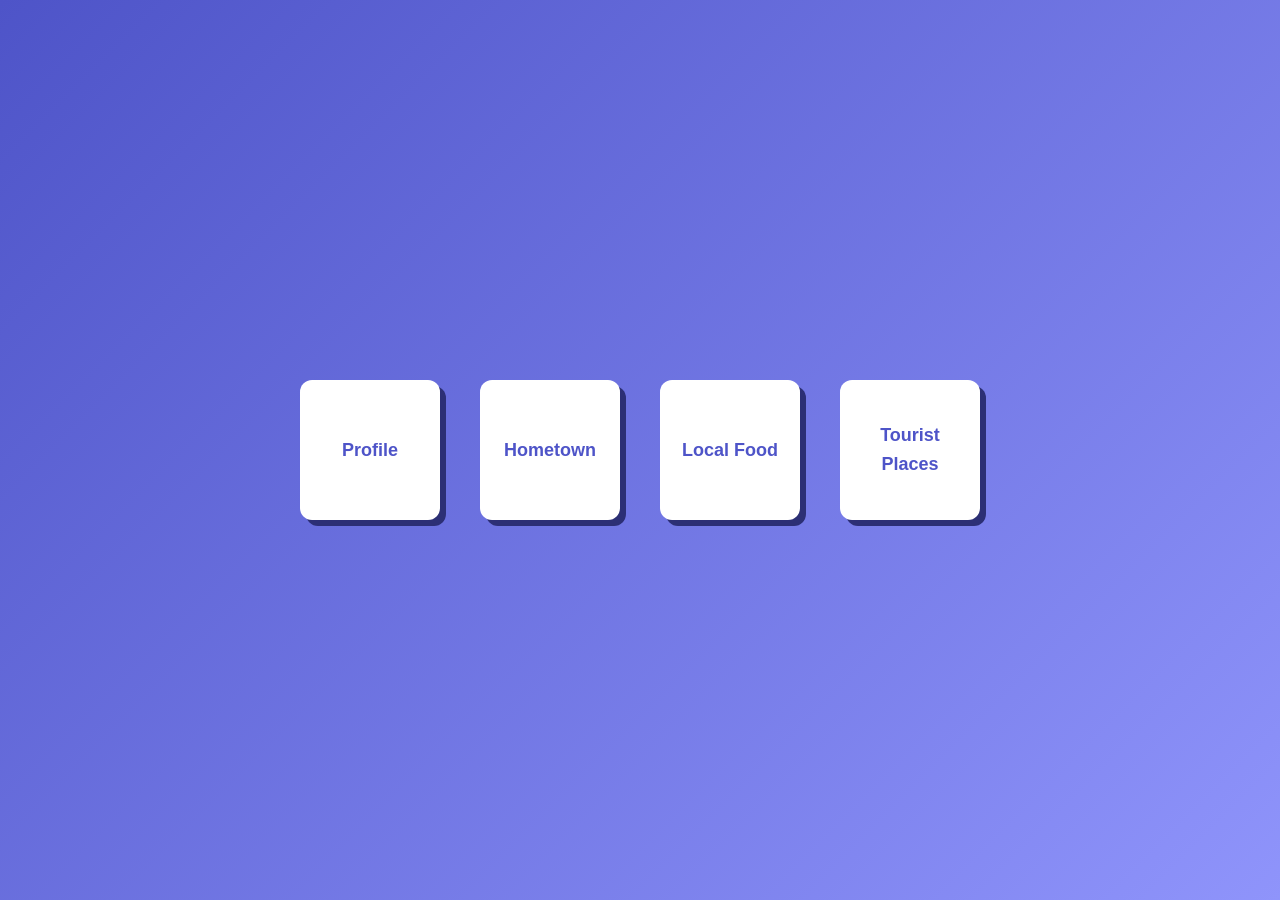
<file: index.html>
<!DOCTYPE html>
<html lang="en">
<head>
  <meta charset="UTF-8">
  <meta name="viewport" content="width=device-width, initial-scale=1.0">
  <title>Home</title>
  <link rel="stylesheet" href="css/style.css">
</head>
<body>
  <div class="home">
    <div class="navbar-home">
      <a href="profile.html">Profile</a>
      <a href="hometown.html">Hometown</a>
      <a href="food.html">Local Food</a>
      <a href="tourist.html">Tourist Places</a>
    </div>
  </div>
</body>
</html>
</file>
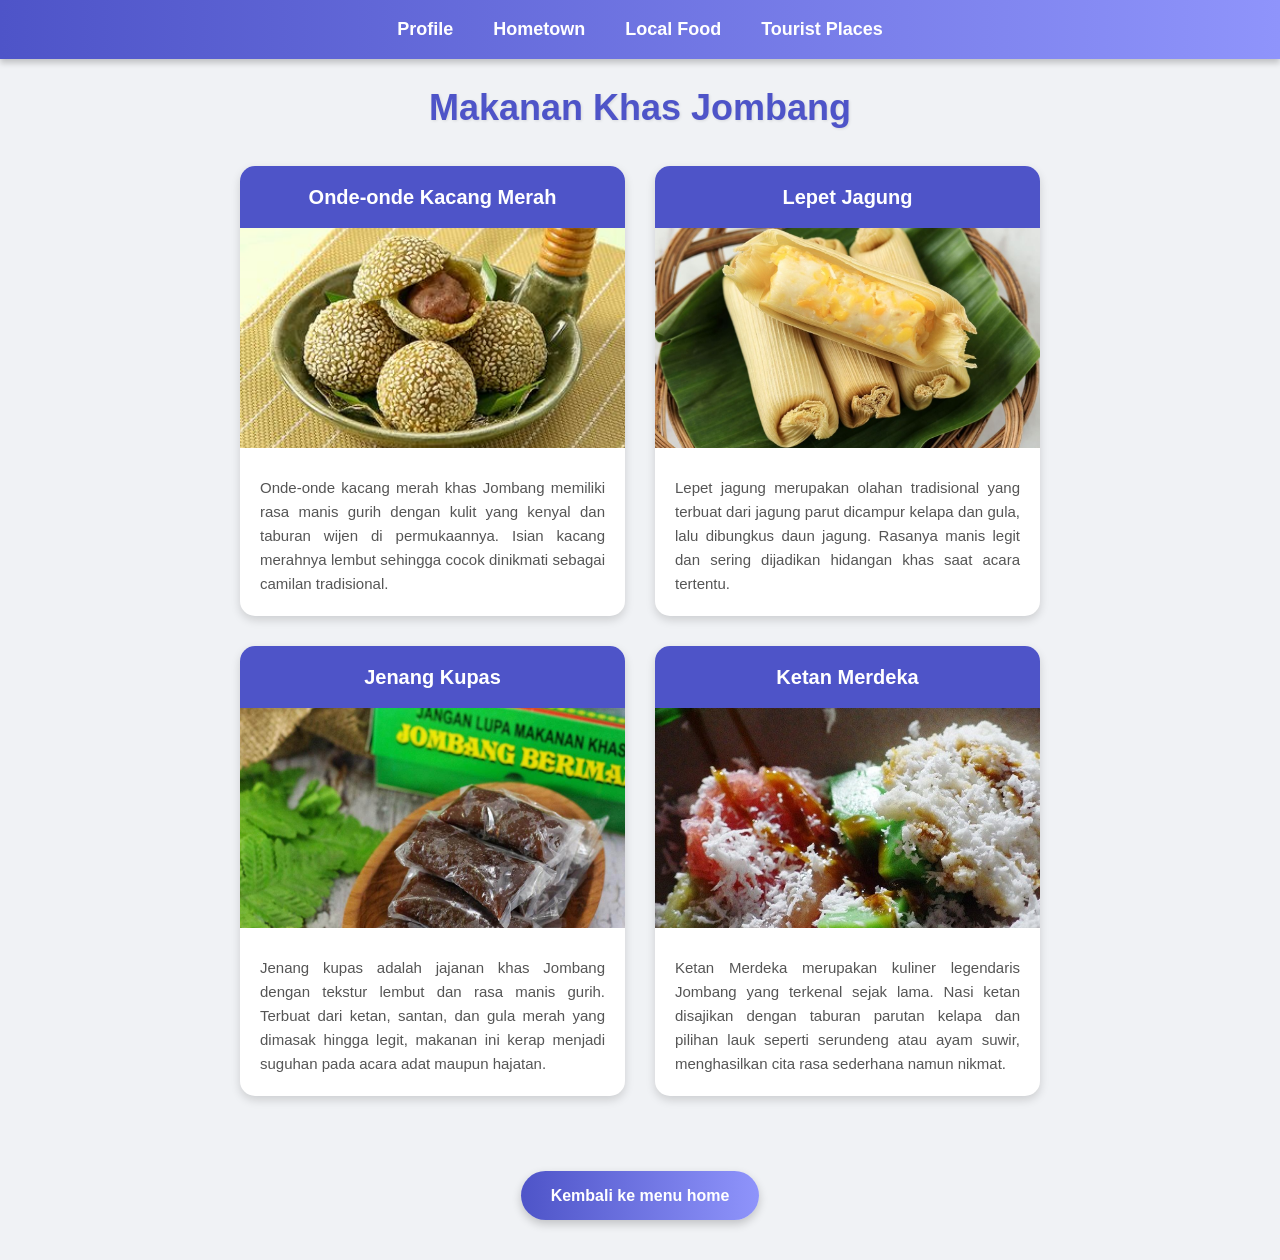
<file: food.html>
<!DOCTYPE html>
<html lang="en">
<head>
  <meta charset="UTF-8">
  <meta name="viewport" content="width=device-width, initial-scale=1.0">
  <title>Makanan Khas Jombang</title>
  <link rel="stylesheet" href="css/style.css">
</head>
<body>
  <nav>
    <a href="profile.html">Profile</a>
    <a href="hometown.html">Hometown</a>
    <a href="food.html">Local Food</a>
    <a href="tourist.html">Tourist Places</a>
  </nav>

  <h1>Makanan Khas Jombang</h1>
  <div class="container">
    <div class="wisata">
      <h2>Onde-onde Kacang Merah</h2>
      <img src="assets/ondeonde.jpg" alt="Onde-onde kacang merah">
      <p>Onde-onde kacang merah khas Jombang memiliki rasa manis gurih dengan kulit 
        yang kenyal dan taburan wijen di permukaannya. Isian kacang merahnya lembut 
        sehingga cocok dinikmati sebagai camilan tradisional.</p>
    </div>

    <div class="wisata">
      <h2>Lepet Jagung</h2>
      <img src="assets/lepet.jpeg" alt="Lepet Jagung">
      <p>Lepet jagung merupakan olahan tradisional yang terbuat dari jagung parut 
        dicampur kelapa dan gula, lalu dibungkus daun jagung. Rasanya manis legit 
        dan sering dijadikan hidangan khas saat acara tertentu.</p>
    </div>

    <div class="wisata">
      <h2>Jenang Kupas</h2>
      <img src="assets/jenang.jpg" alt="Jenang Kupas">
      <p>Jenang kupas adalah jajanan khas Jombang dengan tekstur lembut dan rasa 
        manis gurih. Terbuat dari ketan, santan, dan gula merah yang dimasak hingga 
        legit, makanan ini kerap menjadi suguhan pada acara adat maupun hajatan.</p>
    </div>

    <div class="wisata">
      <h2>Ketan Merdeka</h2>
      <img src="assets/ketan.jpg" alt="Ketan Merdeka">
      <p>Ketan Merdeka merupakan kuliner legendaris Jombang yang terkenal sejak lama.
         Nasi ketan disajikan dengan taburan parutan kelapa dan pilihan lauk seperti
          serundeng atau ayam suwir, menghasilkan cita rasa sederhana namun nikmat.</p>
    </div>
  </div>
  <div class="btn">
    <a href="index.html">Kembali ke menu home</a>
  </div>
</body>
</html>
</file>
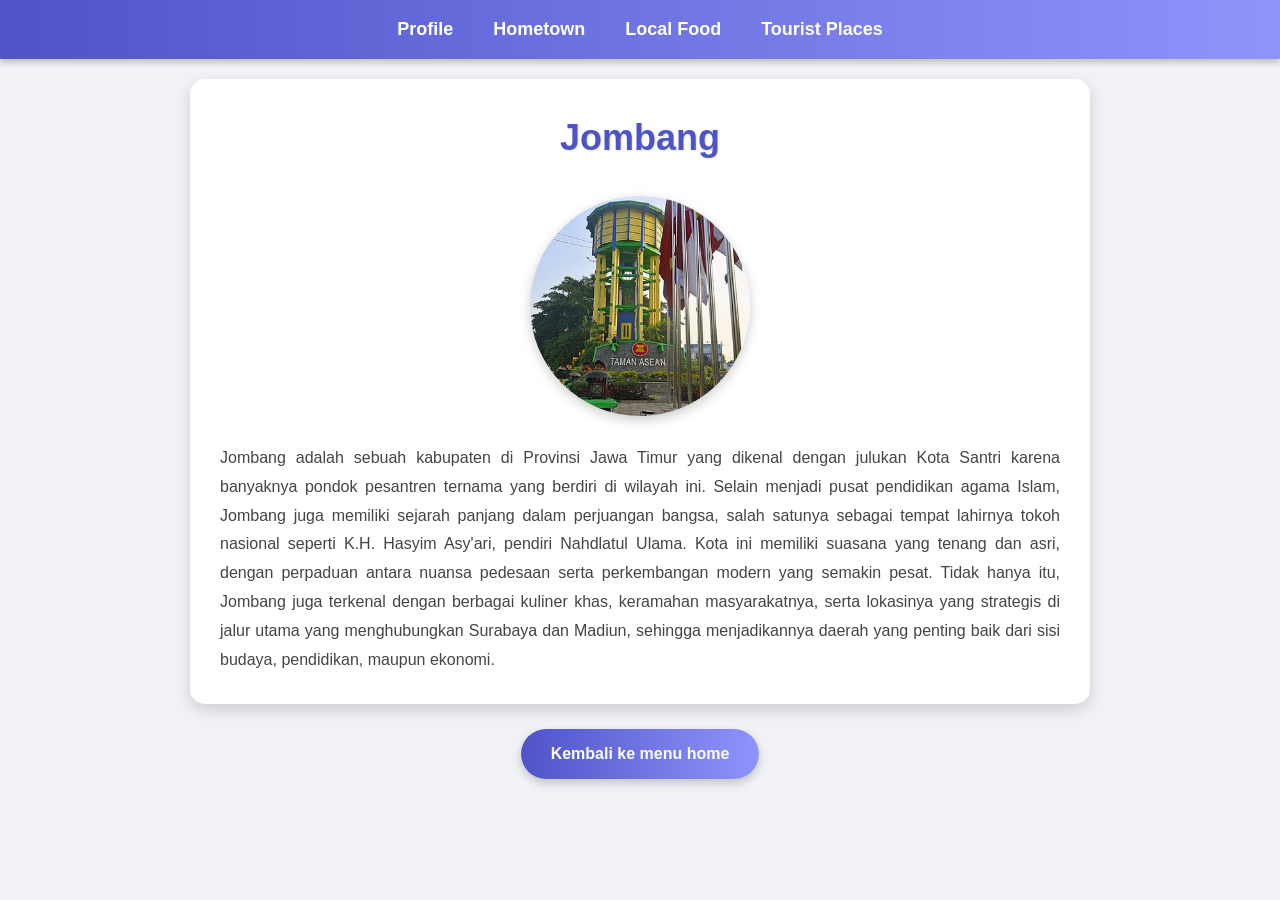
<file: hometown.html>
<!DOCTYPE html>
<html lang="en">
<head>
  <meta charset="UTF-8">
  <meta name="viewport" content="width=device-width, initial-scale=1.0">
  <title>Jombang</title>
  <link rel="stylesheet" href="css/style.css">
</head>
<body>
  <nav>
    <a href="profile.html">Profile</a>
    <a href="hometown.html">Hometown</a>
    <a href="food.html">Local Food</a>
    <a href="tourist.html">Tourist Places</a>
  </nav>
  <div class="kota">
    <h1>Jombang</h1>
    <img src="assets/icon.jpg" alt="Jombang">
    <p>
      Jombang adalah sebuah kabupaten di Provinsi Jawa Timur yang dikenal dengan julukan 
      Kota Santri karena banyaknya pondok pesantren ternama yang berdiri di wilayah ini.
      Selain menjadi pusat pendidikan agama Islam, Jombang juga memiliki sejarah panjang 
      dalam perjuangan bangsa, salah satunya sebagai tempat lahirnya tokoh nasional seperti 
      K.H. Hasyim Asy'ari, pendiri Nahdlatul Ulama. Kota ini memiliki suasana yang tenang dan asri, 
      dengan perpaduan antara nuansa pedesaan serta perkembangan modern yang semakin pesat. 
      Tidak hanya itu, Jombang juga terkenal dengan berbagai kuliner khas, keramahan masyarakatnya, 
      serta lokasinya yang strategis di jalur utama yang menghubungkan Surabaya dan Madiun, 
      sehingga menjadikannya daerah yang penting baik dari sisi budaya, pendidikan, maupun ekonomi. 
    </p>
  </div>
  </div>
  <div class="btn">
    <a href="index.html">Kembali ke menu home</a>
  </div>
    
</body>
</html>
</file>
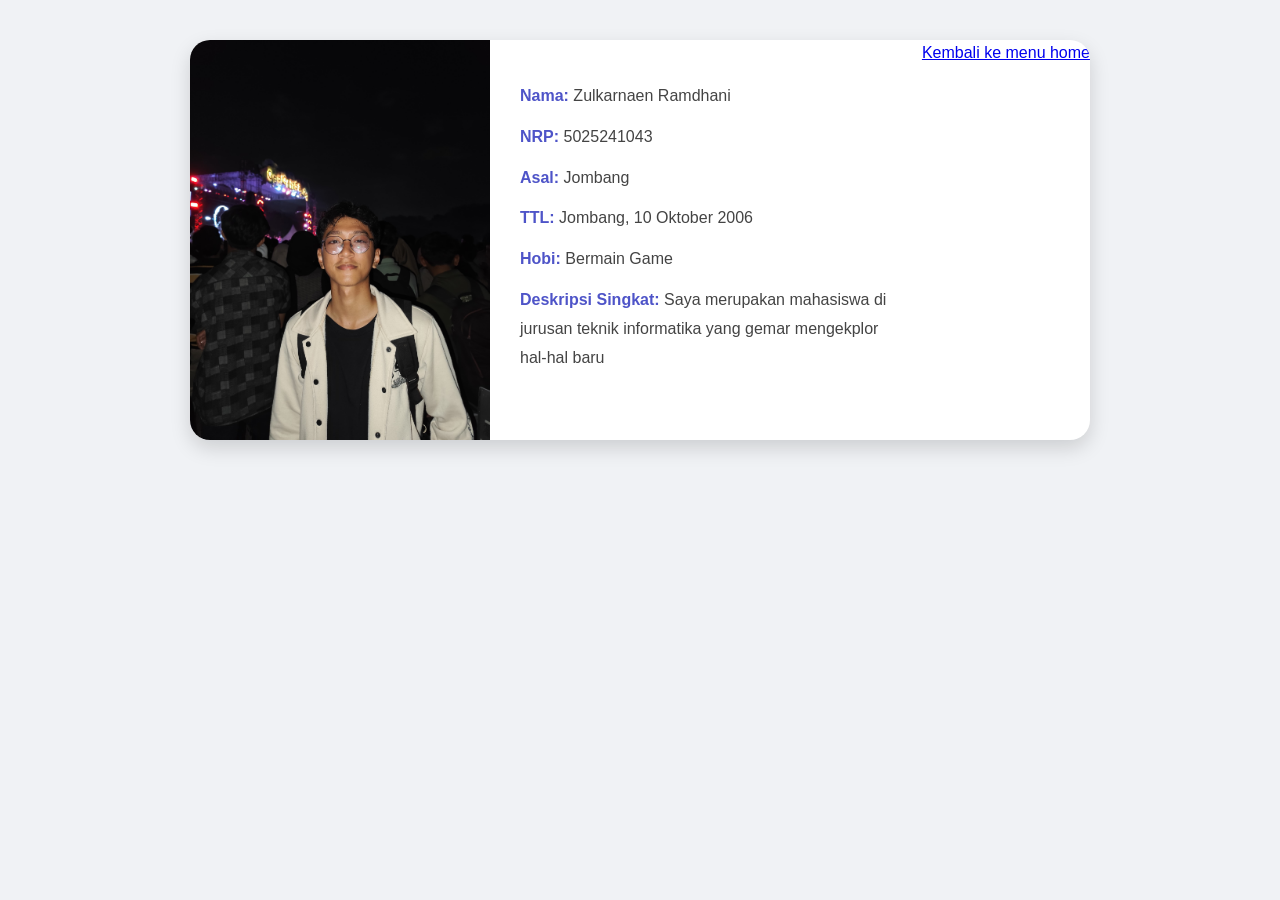
<file: profil.html>
<!DOCTYPE html>
<html lang="id">
<head>
  <meta charset="UTF-8">
  <meta name="viewport" content="width=device-width, initial-scale=1.0">
  <title>Profil Alexander</title>
  <link rel="stylesheet" href="css/style.css">
  </style>
</head>
<body>
  <div class="profile">
    <img src="assets/orang.jpg" width="300"  alt="Foto">
    <div class="info">
      <p><strong>Nama:</strong> Zulkarnaen Ramdhani</p>
      <p><strong>NRP:</strong> 5025241043</p>
      <p><strong>Asal:</strong> Jombang</p>
      <p><strong>TTL:</strong> Jombang, 10 Oktober 2006</p>
      <p><strong>Hobi:</strong> Bermain Game</p>
      <p><strong>Deskripsi Singkat:</strong> Saya merupakan mahasiswa di jurusan teknik informatika yang gemar mengekplor hal-hal baru</p>
    </div>
    <div class="navbar">
        <a href="index.html">Kembali ke menu home</a>
    </div>
  </div>
</body>
</html>
</file>
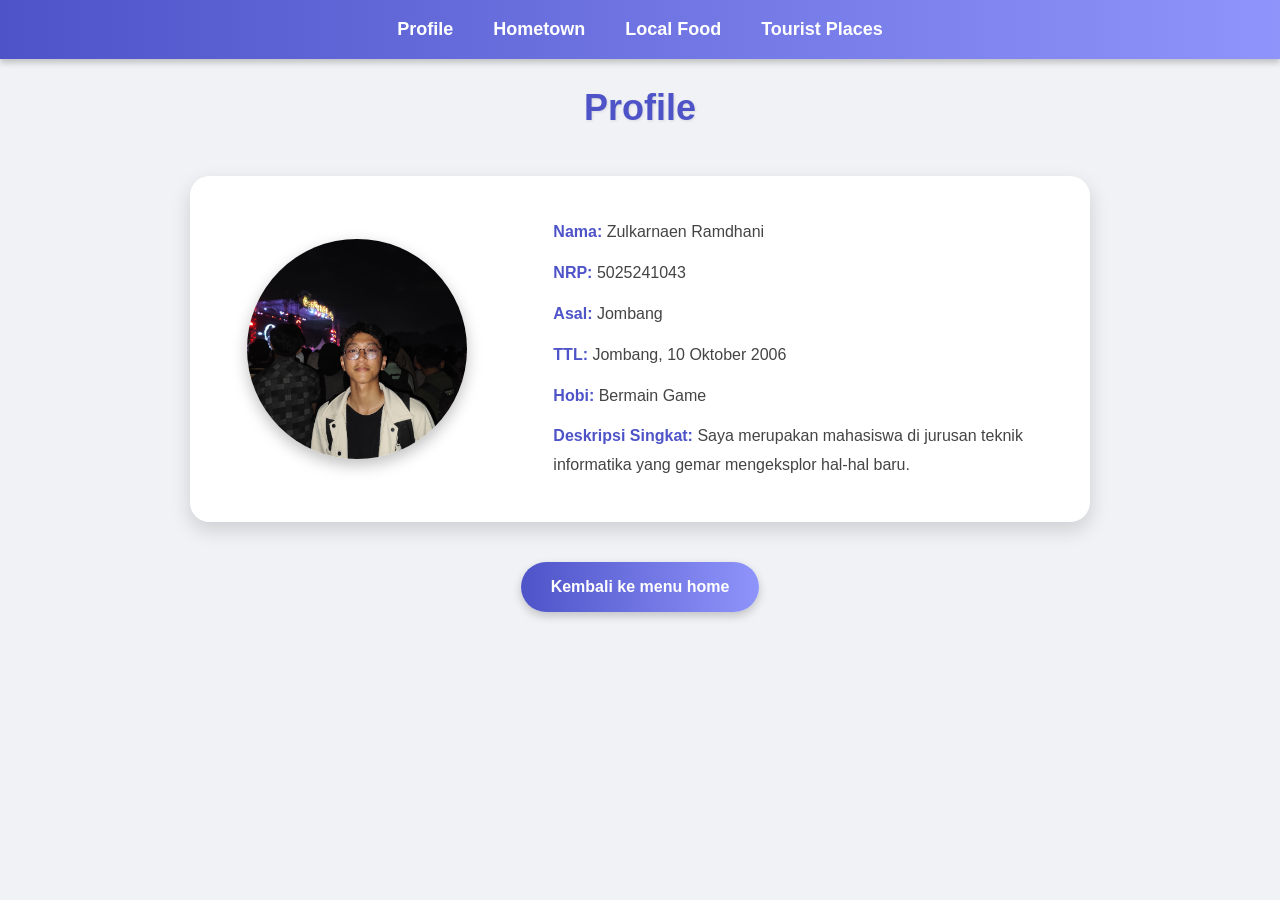
<file: profile.html>
<!DOCTYPE html>
<html lang="id">
<head>
  <meta charset="UTF-8">
  <meta name="viewport" content="width=device-width, initial-scale=1.0">
  <title>Profile</title>
  <link rel="stylesheet" href="css/style.css">
</head>
<body>
  <nav>
    <a href="profile.html">Profile</a>
    <a href="hometown.html">Hometown</a>
    <a href="food.html">Local Food</a>
    <a href="tourist.html">Tourist Places</a>
  </nav>
  <h1>Profile</h1>
  <div class="profile">
    <div class="profile-img">
      <img src="assets/orang.jpg" alt="Foto">
    </div>
    <div class="info">
      <p><strong>Nama:</strong> Zulkarnaen Ramdhani</p>
      <p><strong>NRP:</strong> 5025241043</p>
      <p><strong>Asal:</strong> Jombang</p>
      <p><strong>TTL:</strong> Jombang, 10 Oktober 2006</p>
      <p><strong>Hobi:</strong> Bermain Game</p>
      <p><strong>Deskripsi Singkat:</strong> Saya merupakan mahasiswa di jurusan teknik informatika yang gemar mengeksplor hal-hal baru.</p>
    </div>
  </div>
  <div class="btn">
    <a href="index.html">Kembali ke menu home</a>
  </div>
   
</body>
</html>
</file>
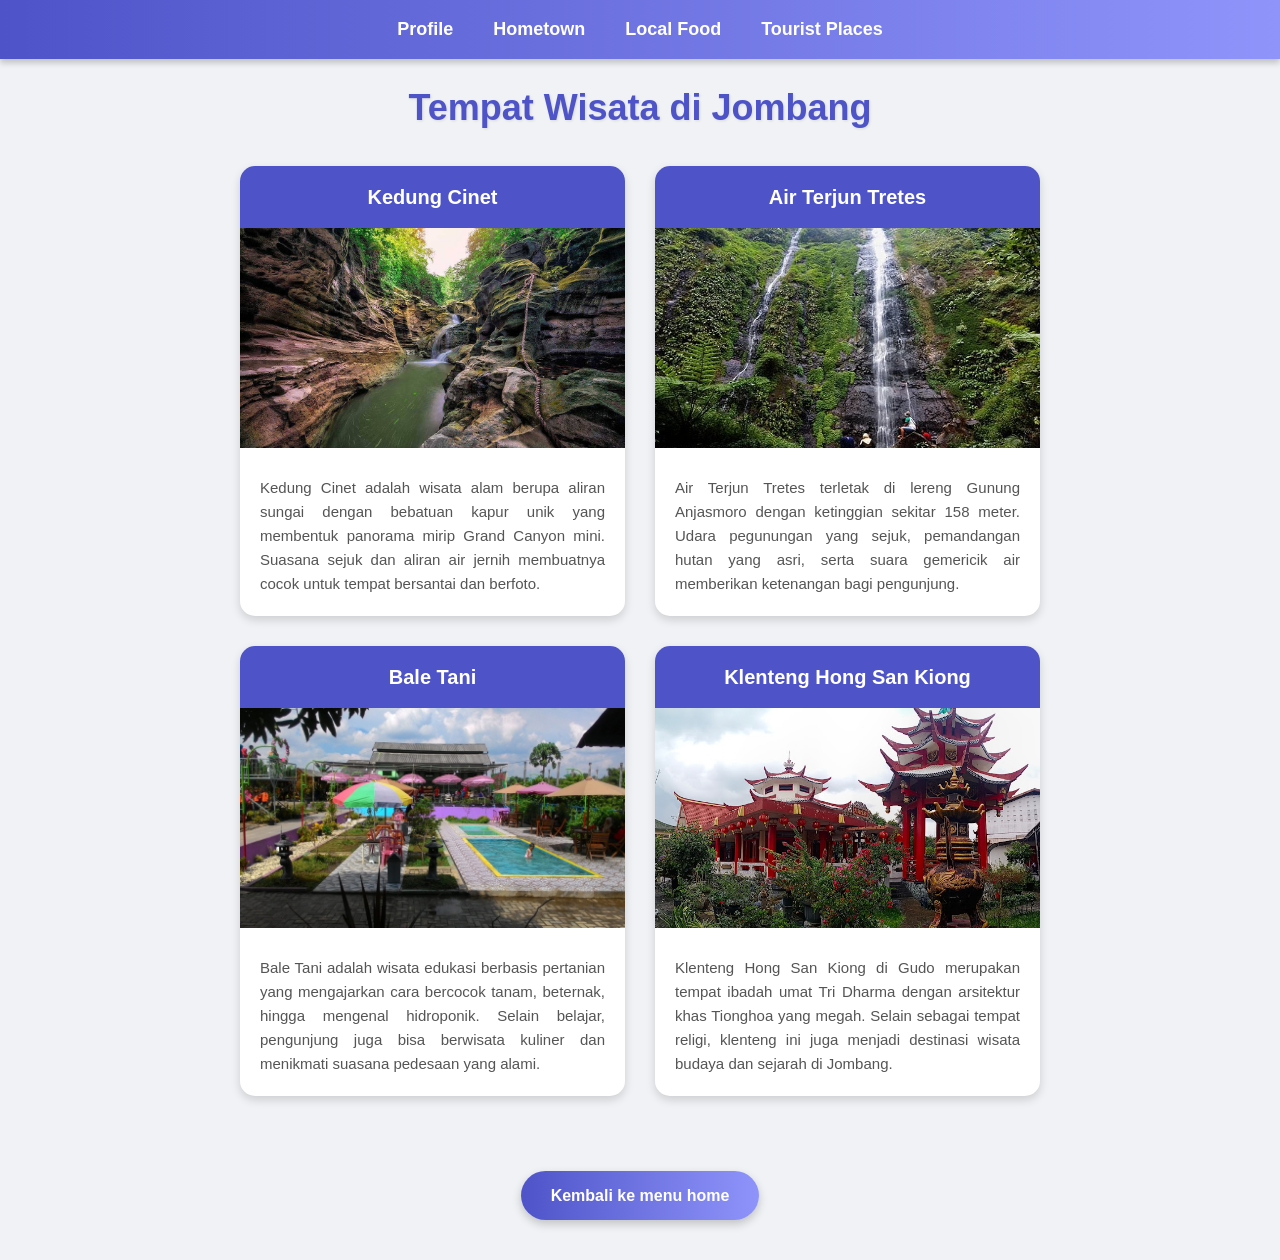
<file: tourist.html>
<!DOCTYPE html>
<html lang="id">
<head>
  <meta charset="UTF-8">
  <meta name="viewport" content="width=device-width, initial-scale=1.0">
  <title>Tempat Wisata di Jombang</title>
  <link rel="stylesheet" href="css/style.css">

</head>
<body>
  <nav>
    <a href="profile.html">Profile</a>
    <a href="hometown.html">Hometown</a>
    <a href="food.html">Local Food</a>
    <a href="tourist.html">Tourist Places</a>
  </nav>
  <h1>Tempat Wisata di Jombang</h1>

  <div class="container">
    <div class="wisata">
      <h2>Kedung Cinet</h2>
      <img src="assets/Kedung cinet.jpg" alt="Kedung Cinet">
      <p>Kedung Cinet adalah wisata alam berupa aliran sungai dengan bebatuan kapur 
        unik yang membentuk panorama mirip Grand Canyon mini. Suasana sejuk dan 
        aliran air jernih membuatnya cocok untuk tempat bersantai dan berfoto.</p>
    </div>

    <div class="wisata">
      <h2>Air Terjun Tretes</h2>
      <img src="assets/tretes.jpg" alt="Air Terjun Tretes">
      <p>Air Terjun Tretes terletak di lereng Gunung Anjasmoro dengan ketinggian 
        sekitar 158 meter. Udara pegunungan yang sejuk, pemandangan hutan yang asri, 
        serta suara gemericik air memberikan ketenangan bagi pengunjung.</p>
    </div>

    <div class="wisata">
      <h2>Bale Tani</h2>
      <img src="assets/bale tani.jpg" alt="Bale Tani">
      <p>Bale Tani adalah wisata edukasi berbasis pertanian yang mengajarkan cara 
        bercocok tanam, beternak, hingga mengenal hidroponik. Selain belajar, 
        pengunjung juga bisa berwisata kuliner dan menikmati suasana pedesaan yang alami.</p>
    </div>

    <div class="wisata">
      <h2>Klenteng Hong San Kiong</h2>
      <img src="assets/klenteng.jpg" alt="Klenteng Hong San Kiong">
      <p>Klenteng Hong San Kiong di Gudo merupakan tempat ibadah umat Tri Dharma 
        dengan arsitektur khas Tionghoa yang megah. Selain sebagai tempat religi, 
        klenteng ini juga menjadi destinasi wisata budaya dan sejarah di Jombang.</p>
    </div>
  </div>

  <div class="btn">
    <a href="index.html">Kembali ke menu home</a>
  </div>
</body>
</html>
</file>
<file: css/style.css>
* {
  margin: 0;
  padding: 0;
  box-sizing: border-box;
}

body {
  font-family: 'Segoe UI', Arial, sans-serif;
  background: #f0f2f5;
  color: #333;
  line-height: 1.6;
}

nav {
  background: linear-gradient(90deg, #4e54c8, #8f94fb);
  padding: 15px 30px;
  display: flex;
  justify-content: center;
  align-items: center;
  box-shadow: 0 4px 6px rgba(0,0,0,0.2);
  position: sticky;
  top: 0;
  z-index: 1000;
}

nav a {
  color: white;
  text-decoration: none;
  margin: 0 20px;
  font-size: 18px;
  font-weight: bold;
  transition: 0.3s;
  position: relative;
}

nav a::after {
  content: "";
  position: absolute;
  width: 0%;
  height: 3px;
  bottom: -5px;
  left: 0;
  background: white;
  transition: width 0.3s;
}

nav a:hover::after {
  width: 100%;
}

nav a:hover {
  color: #ffeb3b;
}

h1 {
  text-align: center;
  margin: 20px 0 30px;
  font-size: 36px;
  font-weight: bold;
  color: #4e54c8;
  text-shadow: 1px 1px 3px rgba(0,0,0,0.1);
}

.profile {
  width: 90%;
  max-width: 900px;
  margin: 40px auto;
  display: flex;
  flex-wrap: wrap;
  background: #fff;
  border-radius: 20px;
  box-shadow: 0 8px 20px rgba(0,0,0,0.15);
  overflow: hidden;
  animation: fadeIn 1s ease;
  transition: transform 0.3s;
}


.profile-img {
  flex: 1 1 250px;
  display: flex;
  justify-content: center;
  align-items: center;
  background: #fff;
  padding: 20px;
}

.profile-img img {
  width: 220px;
  height: 220px;
  object-fit: cover;
  border-radius: 50%;
  box-shadow: 0 6px 15px rgba(0,0,0,0.25);
  transition: transform 0.3s;
}

.profile-img img:hover {
  transform: scale(1.05);
}

.info {
  flex: 2 1 400px;
  padding: 30px;
}

.info p {
  font-size: 16px;
  margin: 12px 0;
  color: #444;
  line-height: 1.8;
}

.info strong {
  color: #4e54c8;
}

.btn {
  text-align: center;
  margin: 25px 0 40px;
}

.btn a {
  display: inline-block;
  background: linear-gradient(90deg, #4e54c8, #8f94fb);
  color: white;
  padding: 12px 30px;
  border-radius: 30px;
  font-size: 16px;
  font-weight: bold;
  text-decoration: none;
  transition: 0.3s ease;
  box-shadow: 0 4px 10px rgba(0,0,0,0.2);
}

.btn a:hover {
  background: linear-gradient(90deg, #8f94fb, #4e54c8);
  transform: translateY(-3px);
}

.kota {
  width: 85%;
  max-width: 900px;
  margin: 20px auto;
  background: #fff;
  border-radius: 15px;
  padding: 30px;
  box-shadow: 0 6px 15px rgba(0,0,0,0.15);
  text-align: center;
  animation: fadeIn 1s ease;
}

.kota h1 {
  font-size: 36px;
  color: #4e54c8;
  margin-top: 0;
}

.kota img {
  width: 220px;
  height: 220px;
  object-fit: cover;
  border-radius: 50%;
  margin-bottom: 20px;
  box-shadow: 0 4px 12px rgba(0,0,0,0.2);
  transition: transform 0.3s;
}
.kota img:hover {
  transform: scale(1.05);
}


.kota p {
  text-align: justify;
  font-size: 16px;
  line-height: 1.8;
  color: #444;
}

.container {
  width: 90%;
  max-width: 800px;
  margin: auto;
  display: grid;
  grid-template-columns: repeat(2, minmax(280px, 1fr));
  gap: 30px;
  padding-bottom: 50px;
}

.wisata {
  background: #fff;
  border-radius: 15px;
  overflow: hidden;
  box-shadow: 0 4px 10px rgba(0,0,0,0.15);
  transition: transform 0.3s ease, box-shadow 0.3s ease;
}

.wisata:hover {
  transform: translateY(-10px);
  box-shadow: 0 8px 20px rgba(0,0,0,0.25);
}

.wisata h2 {
  text-align: center;
  background: #4e54c8;
  color: white;
  padding: 15px;
  font-size: 20px;
}

.wisata img {
  width: 100%;
  height: 220px;
  object-fit: cover;
}

.wisata p {
  padding: 20px;
  font-size: 15px;
  text-align: justify;
  color: #555;
}

.home {
  display: flex;
  justify-content: center;
  align-items: center;
  height: 100vh;
  background: linear-gradient(135deg, #4e54c8, #8f94fb);
}

.navbar-home {
  display: flex;
  flex-wrap: wrap;
  gap: 40px;
  justify-content: center;
}

.navbar-home a {
  display: flex;
  justify-content: center;
  align-items: center;
  width: 140px;
  height: 140px;
  background: white;
  color: #4e54c8;
  text-decoration: none;
  font-size: 18px;
  font-weight: bold;
  border-radius: 12px;
  box-shadow: 6px 6px 0px #2c2f75;
  transition: 0.3s ease;
  text-align: center;
  padding: 15px;
}

.navbar-home a:hover {
  background: #ffeb3b;
  color: #333;
  transform: translateY(-6px) translateX(-6px);
  box-shadow: 12px 12px 0px #2c2f75;
}
</file>
